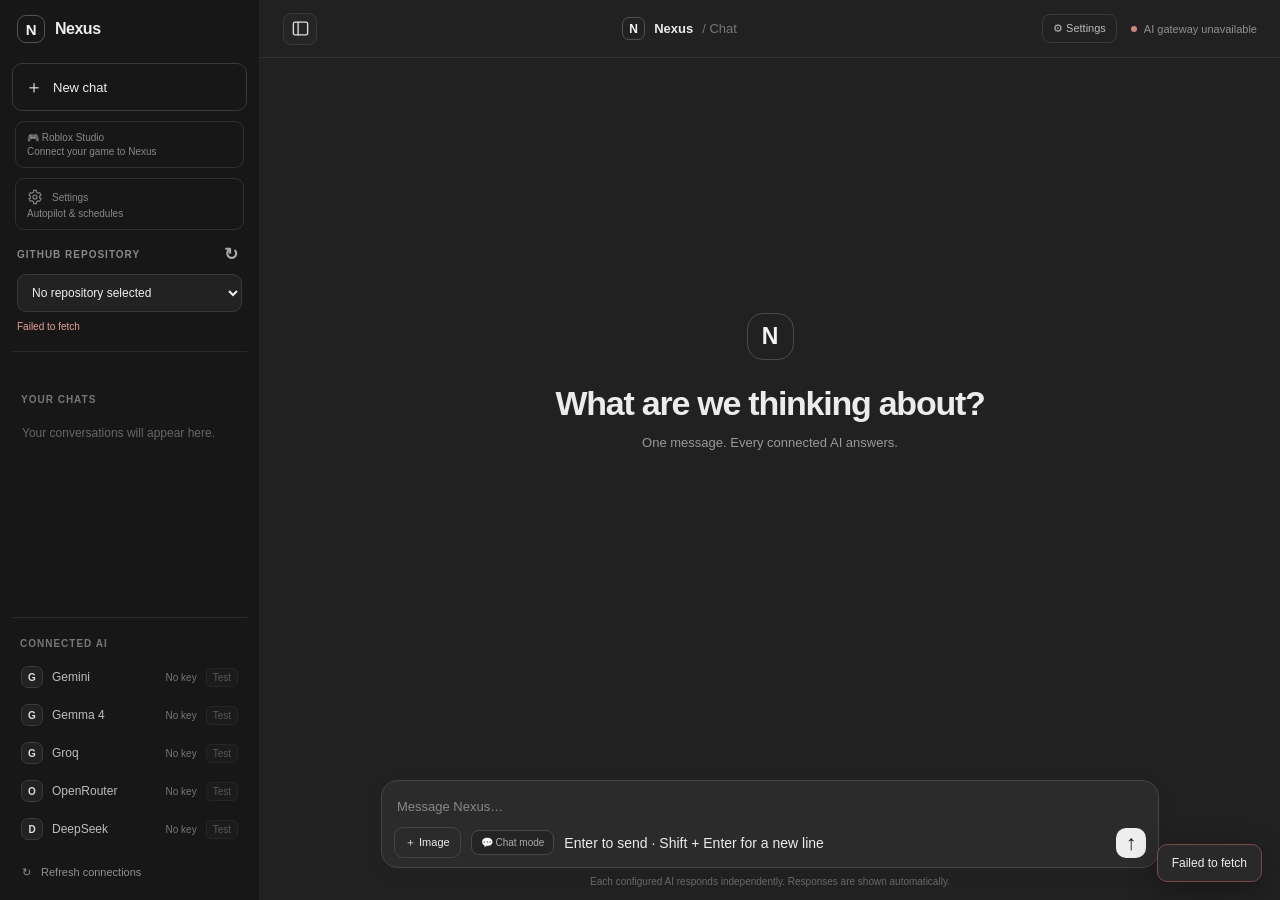
<file: index.html>
<!doctype html>
<html lang="en">
<head>
  <meta charset="utf-8">
  <meta name="viewport" content="width=device-width, initial-scale=1">
  <meta http-equiv="refresh" content="0; url=./frontend/">
  <link rel="canonical" href="./frontend/">
  <title>Nexus — Multi-AI Command Center</title>
  <script>window.location.replace(new URL("./frontend/", window.location.href).href);</script>
</head>
<body>
  <p>Opening Nexus… <a href="./frontend/">Click here if you are not redirected.</a></p>
</body>
</html>
</file>
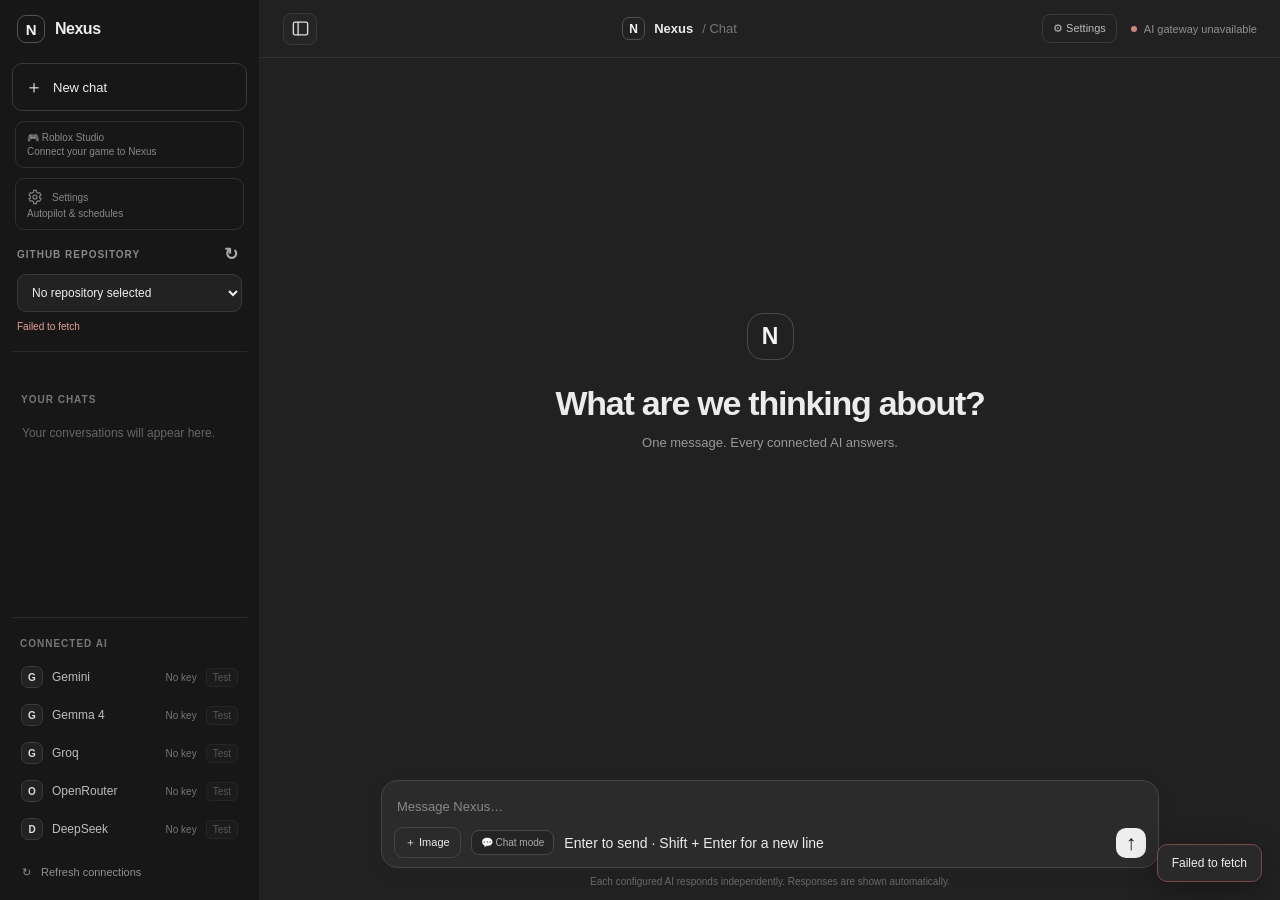
<file: frontend/index.html>
<!doctype html>
<html lang="en">
<head>
  <meta charset="utf-8">
  <meta name="viewport" content="width=device-width, initial-scale=1">
  <meta name="theme-color" content="#212121">
  <meta name="description" content="A simple chat workspace for multiple AI models.">
  <title>Nexus — AI chat</title>
  <link rel="stylesheet" href="./styles.css">
</head>
<body>
  <div class="app" id="app">
    <aside class="sidebar" id="sidebar">
      <div class="side-top">
        <a class="brand" href="#" aria-label="Nexus home"><span class="brand-icon">N</span><span>Nexus</span></a>
        <button class="icon-btn mobile-close" id="closeSidebar" aria-label="Close sidebar">×</button>
      </div>
      <button class="new-chat" id="newChat"><span>＋</span> New chat</button>
      <a class="settings-link" href="./roblox.html"><span class="settings-link-main">🎮 Roblox Studio</span><span>Connect your game to Nexus</span></a>
      <a class="settings-link" href="./settings.html"><span class="settings-link-main"><svg class="ui-icon" width="16" height="16" viewBox="0 0 24 24" fill="none" stroke="currentColor" stroke-width="1.7" aria-hidden="true"><circle cx="12" cy="12" r="3"/><path d="M19 13.5a7 7 0 0 0 0-3l2-1.5-2-3.5-2.3.8a7 7 0 0 0-2.5-1.4L14 2h-4l-.3 2.9a7 7 0 0 0-2.5 1.4L5 5.5 3 9l2 1.5a7 7 0 0 0 0 3L3 15l2 3.5 2.2-.8a7 7 0 0 0 2.5 1.4L10 22h4l.3-2.9a7 7 0 0 0 2.5-1.4l2.2.8 2-3.5z"/></svg>Settings</span><span>Autopilot &amp; schedules</span></a>
      <section class="repo-picker">
        <div class="repo-picker-heading"><span>GITHUB REPOSITORY</span><button class="repo-refresh" id="refreshRepos" type="button" title="Refresh repositories" aria-label="Refresh repositories">↻</button></div>
        <select id="repoSelect" aria-label="Choose a GitHub repository"><option value="">No repository selected</option></select>
        <div id="repoHint" class="repo-hint">Choose a repo to let AIs inspect its code.</div>
      </section>
      <div class="side-section-title">YOUR CHATS</div>
      <div class="chat-history" id="chatHistory"></div>
      <div class="side-bottom">
        <div class="ai-summary-title">CONNECTED AI</div>
        <div id="sidebarProviders" class="sidebar-providers"></div>
        <button class="side-link" id="refreshStatus"><span>↻</span> Refresh connections</button>
      </div>
    </aside>
    <main class="main">
      <header class="topbar">
        <button class="icon-btn menu-btn" id="openSidebar" aria-label="Toggle sidebar" aria-expanded="true"><svg class="ui-icon" width="19" height="19" viewBox="0 0 24 24" fill="none" stroke="currentColor" stroke-width="1.7" stroke-linecap="round" stroke-linejoin="round" aria-hidden="true"><rect x="3" y="4" width="18" height="16" rx="2"/><path d="M9 4v16"/></svg></button>
        <div class="topbar-title"><span class="brand-icon mini">N</span><span>Nexus</span><span class="topbar-subtitle">/ Chat</span></div>
        <div class="topbar-right"><a class="topbar-settings" href="./settings.html" aria-label="Settings">⚙ Settings</a><span class="connection-label"><i id="connectionDot"></i><span id="connectionText">Checking AIs…</span></span></div>
      </header>
      <div class="chat-scroll" id="chatScroll">
        <section class="welcome" id="welcome">
          <div class="welcome-mark">N</div>
          <h1>What are we thinking about?</h1>
          <p>One message. Every connected AI answers.</p>
          <div class="welcome-providers" id="welcomeProviders"></div>
        </section>
        <div class="messages" id="messages" aria-live="polite"></div>
      </div>
      <div class="composer-wrap">
        <form class="composer" id="chatForm">
          <textarea id="chatInput" rows="1" maxlength="12000" placeholder="Message Nexus…" aria-label="Message Nexus"></textarea>
          <div id="imageAttachments" class="image-attachments" hidden></div>
          <input id="imageInput" type="file" accept="image/png,image/jpeg,image/webp,image/gif" multiple hidden>
          <div class="composer-bottom">
            <div class="composer-actions">
              <button type="button" id="attachImages" class="attach-images" aria-label="Attach images" title="Attach images">＋ Image</button>
              <button type="button" id="modeToggle" class="mode-toggle" aria-pressed="false">💬 Chat mode</button>
              <div class="build-controls" id="buildControls" hidden>
                <label>MODE <select id="executionMode"><option value="autopilot">Autopilot</option><option value="pull_request">Pull Request</option><option value="automatic">Automatic</option></select></label>
                <label>EFFORT <select id="effortLevel"><option value="low">Low</option><option value="medium" selected>Medium</option><option value="high">High</option></select></label>
              </div>
              <span id="composerHint">Enter to send · Shift + Enter for a new line</span>
            </div>
            <button class="send-btn" type="submit" id="sendButton" aria-label="Send message">↑</button>
          </div>
        </form>
        <p class="disclaimer">Each configured AI responds independently. Responses are shown automatically.</p>
      </div>
    </main>
  </div>
  <div class="mobile-scrim" id="mobileScrim"></div>
  <div class="toast-region" id="toastRegion" aria-live="polite"></div>
  <script src="./app.js"></script>
</body>
</html>
</file>
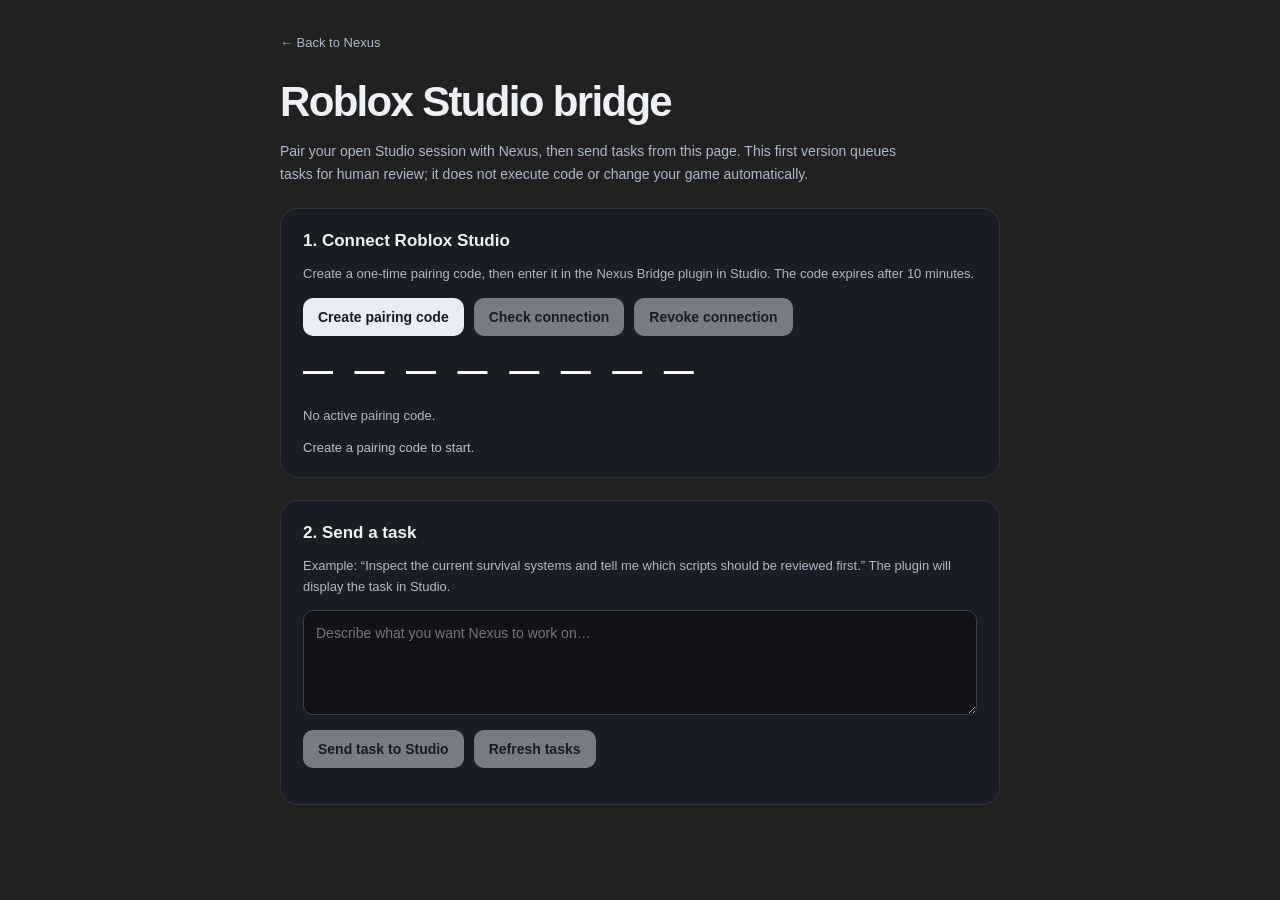
<file: frontend/roblox.html>
<!doctype html>
<html lang="en">
<head>
  <meta charset="utf-8">
  <meta name="viewport" content="width=device-width, initial-scale=1">
  <meta name="theme-color" content="#121419">
  <meta name="description" content="Pair Nexus with Roblox Studio and send tasks to your open project.">
  <title>Nexus — Roblox Studio</title>
  <link rel="stylesheet" href="./styles.css">
  <style>
    .studio-page{max-width:760px;margin:0 auto;padding:34px 20px 64px;color:#eef1f5}
    .studio-back{color:#aeb9ca;text-decoration:none;font-size:13px}
    .studio-page h1{font-size:clamp(28px,5vw,42px);letter-spacing:-.04em;margin:28px 0 8px}
    .studio-lead{color:#aeb9ca;line-height:1.65;max-width:620px}
    .studio-card{margin-top:22px;padding:22px;border:1px solid #303540;border-radius:18px;background:#1a1d24}
    .studio-card h2{font-size:17px;margin:0 0 10px}
    .studio-muted{color:#aeb9ca;font-size:13px;line-height:1.6}
    .studio-button{border:0;border-radius:10px;padding:11px 15px;background:#e9edf4;color:#171a20;font-weight:700;cursor:pointer}
    .studio-button:disabled{opacity:.45;cursor:not-allowed}
    .studio-code{font-size:30px;font-weight:750;letter-spacing:.22em;margin:18px 0;color:#fff;font-variant-numeric:tabular-nums}
    .studio-input{box-sizing:border-box;width:100%;border:1px solid #3a404d;background:#111319;color:#f5f6f8;border-radius:10px;padding:12px;font:inherit}
    .studio-task{min-height:105px;resize:vertical;line-height:1.5}
    .studio-status{margin-top:12px;font-size:13px;color:#b7c2d2;overflow-wrap:anywhere}
    .studio-status.error{color:#ff9b9b}.studio-status.good{color:#9fe1b2}
    .studio-tasks{display:grid;gap:10px;margin-top:14px}
    .studio-task-item{padding:13px;border:1px solid #353b47;border-radius:12px;background:#14171d}
    .studio-task-item strong{font-size:12px;text-transform:uppercase;letter-spacing:.06em;color:#aeb9ca}
    .studio-task-item p{white-space:pre-wrap;overflow-wrap:anywhere;margin:8px 0 0;line-height:1.5}
    .studio-row{display:flex;align-items:center;gap:10px;flex-wrap:wrap}
    @media(max-width:520px){.studio-page{padding:22px 14px}.studio-card{padding:17px}.studio-code{font-size:25px}}
  </style>
</head>
<body>
  <main class="studio-page">
    <a class="studio-back" href="./index.html">← Back to Nexus</a>
    <h1>Roblox Studio bridge</h1>
    <p class="studio-lead">Pair your open Studio session with Nexus, then send tasks from this page. This first version queues tasks for human review; it does not execute code or change your game automatically.</p>
    <section class="studio-card">
      <h2>1. Connect Roblox Studio</h2>
      <p class="studio-muted">Create a one-time pairing code, then enter it in the Nexus Bridge plugin in Studio. The code expires after 10 minutes.</p>
      <div class="studio-row"><button class="studio-button" id="createPair">Create pairing code</button><button class="studio-button" id="checkPair" disabled>Check connection</button><button class="studio-button" id="disconnectStudio" disabled>Revoke connection</button></div>
      <div class="studio-code" id="pairCode" aria-live="polite">— — — — — — — —</div>
      <p class="studio-muted" id="pairExpiry">No active pairing code.</p>
      <div class="studio-status" id="studioStatus" role="status">Not connected yet.</div>
    </section>
    <section class="studio-card">
      <h2>2. Send a task</h2>
      <p class="studio-muted">Example: “Inspect the current survival systems and tell me which scripts should be reviewed first.” The plugin will display the task in Studio.</p>
      <textarea class="studio-input studio-task" id="taskInput" maxlength="3000" placeholder="Describe what you want Nexus to work on…" disabled></textarea>
      <div class="studio-row" style="margin-top:12px"><button class="studio-button" id="sendTask" disabled>Send task to Studio</button><button class="studio-button" id="refreshTasks" disabled>Refresh tasks</button></div>
      <div class="studio-tasks" id="taskList"></div>
    </section>
  </main>
  <script src="./roblox.js"></script>
</body>
</html>
</file>
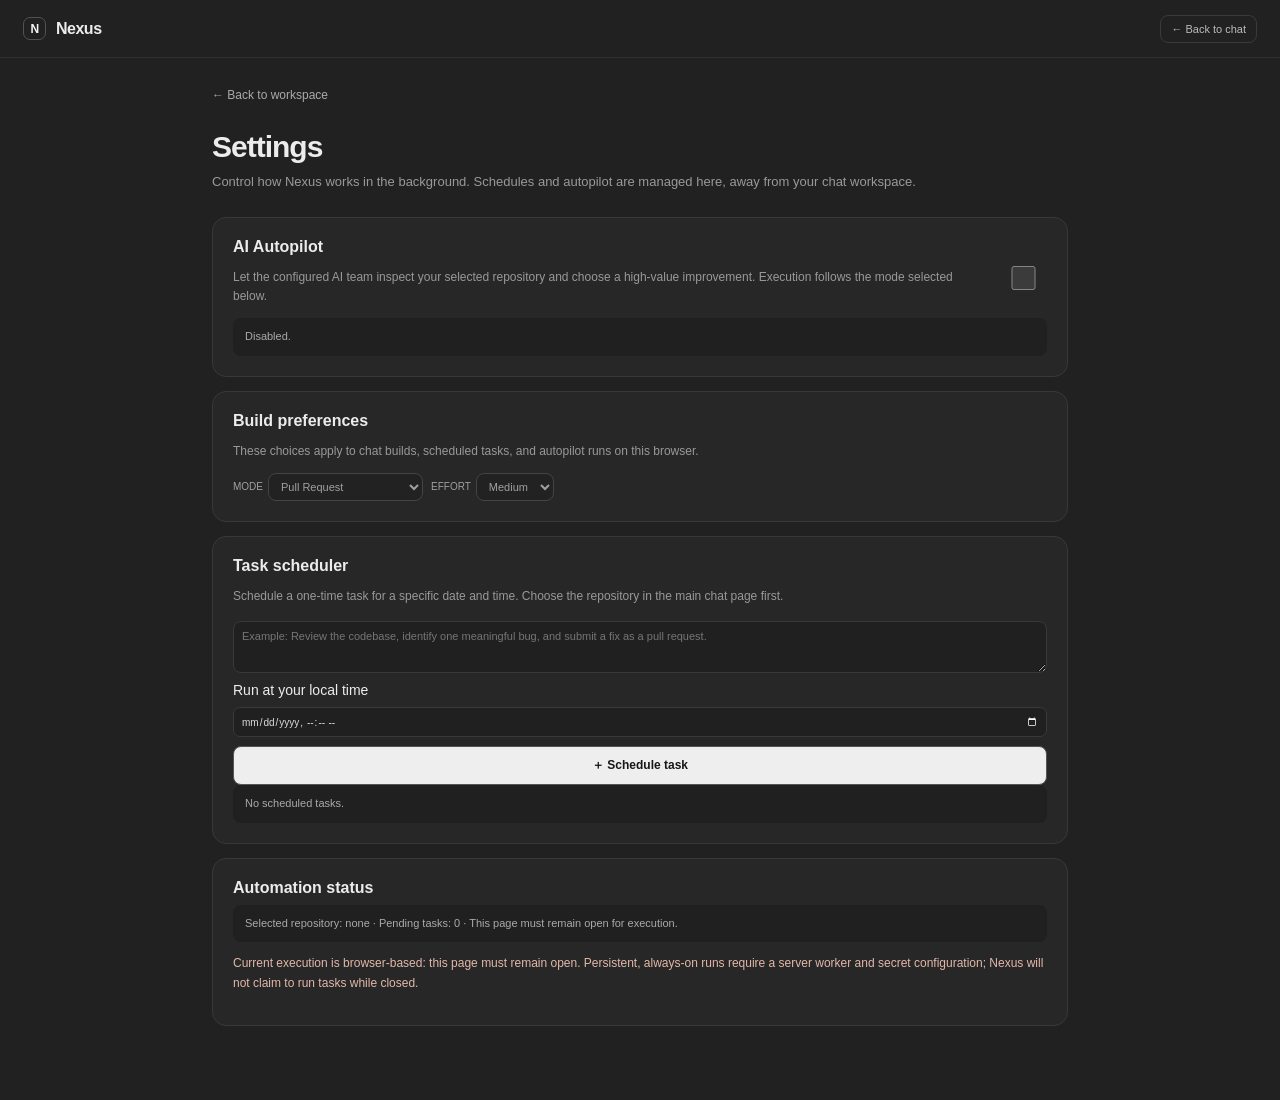
<file: frontend/settings.html>
<!doctype html>
<html lang="en"><head><meta charset="utf-8"><meta name="viewport" content="width=device-width, initial-scale=1"><meta name="theme-color" content="#212121"><title>Nexus — Settings</title><link rel="stylesheet" href="./styles.css"></head>
<body><div class="settings-page"><header class="topbar"><a class="brand" href="./index.html"><span class="brand-icon mini">N</span><span>Nexus</span></a><a class="topbar-settings" href="./index.html">← Back to chat</a></header>
<main class="settings-main"><a class="settings-back" href="./index.html">← Back to workspace</a><h1 class="settings-title">Settings</h1><p class="settings-intro">Control how Nexus works in the background. Schedules and autopilot are managed here, away from your chat workspace.</p>
<section class="settings-card"><div class="settings-row"><div><h2>AI Autopilot</h2><p>Let the configured AI team inspect your selected repository and choose a high-value improvement. Execution follows the mode selected below.</p></div><input class="settings-switch" id="autopilotToggle" type="checkbox" aria-label="Enable AI Autopilot"></div><div id="autopilotStatus" class="settings-status"></div></section><section class="settings-card"><h2>Build preferences</h2><p>These choices apply to chat builds, scheduled tasks, and autopilot runs on this browser.</p><div class="build-controls settings-build-controls"><label>MODE <select id="executionMode"><option value="autopilot">Autopilot</option><option value="pull_request">Pull Request</option><option value="automatic">Automatic · direct commit</option></select></label><label>EFFORT <select id="effortLevel"><option value="low">Low</option><option value="medium">Medium</option><option value="high">High</option></select></label></div></section>
<section class="settings-card"><h2>Task scheduler</h2><p>Schedule a one-time task for a specific date and time. Choose the repository in the main chat page first.</p><form class="settings-form" id="scheduleForm"><textarea id="schedulePrompt" maxlength="1200" required placeholder="Example: Review the codebase, identify one meaningful bug, and submit a fix as a pull request."></textarea><label for="scheduleTime">Run at your local time</label><input id="scheduleTime" type="datetime-local" required><button class="settings-action" type="submit">＋ Schedule task</button></form><div id="scheduleList"></div></section>
<section class="settings-card"><h2>Automation status</h2><div id="runtimeStatus" class="settings-status"></div><p class="settings-warning">Current execution is browser-based: this page must remain open. Persistent, always-on runs require a server worker and secret configuration; Nexus will not claim to run tasks while closed.</p></section></main></div><div class="toast-region" id="toastRegion" aria-live="polite"></div><script src="./settings.js"></script></body></html>
</file>
<file: frontend/styles.css>
:root{color-scheme:dark;--bg:#212121;--sidebar:#171717;--panel:#2a2a2a;--line:#343434;--text:#ececec;--muted:#a0a0a0;--soft:#6f6f6f;--green:#b9e6a1;font-family:Inter,-apple-system,BlinkMacSystemFont,"Segoe UI",sans-serif}*{box-sizing:border-box}html,body{margin:0;min-height:100%;height:100%;background:var(--bg);color:var(--text)}body{font-size:14px}button,textarea{font:inherit}button{cursor:pointer}button:focus-visible,textarea:focus-visible{outline:2px solid #aaa;outline-offset:3px}.app{height:100dvh;min-height:480px;display:flex;overflow:hidden}.sidebar{width:260px;flex:0 0 260px;background:var(--sidebar);display:flex;flex-direction:column;padding:15px 12px 12px;border-right:1px solid #242424}.side-top{display:flex;align-items:center;justify-content:space-between;padding:0 5px 20px}.brand{display:flex;align-items:center;gap:10px;color:var(--text);font-size:16px;font-weight:650;letter-spacing:-.5px;text-decoration:none}.brand-icon{display:grid;place-items:center;width:28px;height:28px;border:1px solid #525252;border-radius:9px;font-size:15px;font-weight:700;color:#f4f4f4}.brand-icon.mini{width:23px;height:23px;border-radius:7px;font-size:12px}.new-chat{width:100%;display:flex;align-items:center;gap:10px;padding:11px 12px;border:1px solid #3a3a3a;border-radius:10px;background:transparent;color:#eee;text-align:left;font-size:13px;transition:background .15s}.new-chat:hover,.side-link:hover,.history-item:hover{background:#262626}.new-chat span{font-size:18px;color:#ddd}.side-section-title,.ai-summary-title{margin:27px 9px 10px;color:#777;font-size:10px;font-weight:650;letter-spacing:1px}.chat-history{display:flex;flex-direction:column;gap:3px;overflow:auto;min-height:40px}.history-item{display:flex;align-items:center;gap:8px;padding:9px 10px;border:0;border-radius:8px;background:transparent;color:#bdbdbd;text-align:left;font-size:12px;cursor:pointer}.history-item.active{background:#2c2c2c;color:#f2f2f2}.history-item span{overflow:hidden;text-overflow:ellipsis;white-space:nowrap}.history-item .history-icon{color:#777;font-size:14px;flex:0 0 auto}.history-empty{padding:9px 10px;color:#666;font-size:12px;line-height:1.6}.side-bottom{margin-top:auto;padding-top:12px;border-top:1px solid #2b2b2b}.ai-summary-title{margin:8px 8px 10px}.sidebar-providers{display:grid;gap:2px}.provider-mini{display:flex;align-items:center;gap:9px;padding:7px 9px;color:#bdbdbd;font-size:12px}.provider-letter{width:22px;height:22px;display:grid;place-items:center;border:1px solid #3b3b3b;border-radius:7px;background:#222;font-size:10px;font-weight:650;color:#ddd}.provider-mini .provider-name{flex:1}.provider-mini .provider-state{font-size:10px;color:#777}.provider-state.online{color:#b9e6a1}.provider-state.failed{color:#e69b91}.side-link{width:100%;margin-top:10px;padding:9px 10px;border:0;border-radius:8px;background:transparent;color:#8f8f8f;text-align:left;font-size:11px}.side-link span{margin-right:7px}.main{position:relative;display:flex;flex:1;min-width:0;flex-direction:column;height:100%;background:var(--bg)}.topbar{height:58px;flex:0 0 58px;display:flex;align-items:center;justify-content:space-between;padding:0 23px;border-bottom:1px solid #303030}.topbar-title{display:flex;align-items:center;gap:9px;font-size:13px;font-weight:600}.topbar-subtitle{color:#777;font-weight:400}.topbar-right{display:flex;align-items:center;gap:14px}.connection-label{display:flex;align-items:center;gap:7px;color:#909090;font-size:11px}.connection-label i{width:6px;height:6px;border-radius:50%;background:#777}.connection-label i.online{background:#9cc98b}.connection-label i.offline{background:#cc847b}.icon-btn{display:none;width:32px;height:32px;border:0;border-radius:8px;background:transparent;color:#ddd;font-size:18px}.chat-scroll{flex:1;min-height:0;overflow-y:auto;scroll-behavior:smooth}.welcome{min-height:100%;display:flex;flex-direction:column;align-items:center;justify-content:center;padding:40px 20px 80px;text-align:center}.welcome-mark{display:grid;place-items:center;width:47px;height:47px;border:1px solid #4a4a4a;border-radius:16px;color:#f4f4f4;font-size:23px;font-weight:650;margin-bottom:24px}.welcome h1{margin:0;font-size:clamp(25px,3vw,34px);font-weight:600;letter-spacing:-1.25px}.welcome p{margin:12px 0 23px;color:#999;font-size:13px}.welcome-providers{display:flex;align-items:center;justify-content:center;gap:8px;flex-wrap:wrap}.ai-pill{display:flex;align-items:center;gap:7px;padding:7px 10px;border:1px solid #3a3a3a;border-radius:9px;background:#262626;color:#c9c9c9;font-size:11px}.ai-pill .provider-letter{width:19px;height:19px;font-size:9px}.ai-pill .pill-dot{width:6px;height:6px;border-radius:50%;background:#666}.ai-pill .pill-dot.online{background:#9cc98b}.messages{width:100%;max-width:830px;margin:0 auto;padding:0 26px 30px}.message{display:flex;gap:13px;margin:27px 0 32px;animation:rise .22s ease both}.message.user{margin:24px 0 27px;justify-content:flex-end}.message-avatar{width:29px;height:29px;flex:0 0 29px;display:grid;place-items:center;border:1px solid #444;border-radius:9px;color:#ddd;font-size:11px;font-weight:650}.message.user .message-avatar{display:none}.message-content{min-width:0;max-width:100%;flex:1}.message.user .message-content{flex:initial;max-width:min(82%,620px);padding:11px 15px;border:1px solid #414141;border-radius:18px;background:#303030;color:#f1f1f1;white-space:pre-wrap;overflow-wrap:anywhere}.message-label{display:flex;align-items:center;gap:8px;margin:1px 0 8px;color:#f0f0f0;font-size:12px;font-weight:650}.message-model{color:#737373;font-size:10px;font-weight:400}.message-text{color:#dedede;font-size:13px;line-height:1.8;white-space:pre-wrap;overflow-wrap:anywhere}.message-text p{margin:0 0 10px}.message-text p:last-child{margin-bottom:0}.message-text code{padding:2px 5px;border-radius:4px;background:#343434;font-family:ui-monospace,monospace;font-size:.92em}.message-text pre{overflow:auto;padding:12px;border:1px solid #3a3a3a;border-radius:9px;background:#171717}.message.error .message-text{color:#dfa39d}.response-stack{padding-left:42px}.response-divider{height:1px;background:#303030;margin:25px 0}.response-count{padding-left:42px;color:#777;font-size:10px;letter-spacing:.4px}.loading-dots{display:flex;align-items:center;gap:5px;height:20px}.loading-dots i{width:5px;height:5px;border-radius:50%;background:#aaa;animation:pulse 1s infinite ease-in-out}.loading-dots i:nth-child(2){animation-delay:.15s}.loading-dots i:nth-child(3){animation-delay:.3s}.composer-wrap{width:100%;max-width:830px;margin:0 auto;padding:12px 26px 13px}.composer{border:1px solid #454545;border-radius:17px;background:#2b2b2b;padding:12px 12px 9px;box-shadow:0 5px 25px #0000000a;transition:border-color .15s}.composer:focus-within{border-color:#666}.composer textarea{display:block;width:100%;max-height:220px;min-height:34px;resize:none;border:0;outline:0;background:transparent;color:#f0f0f0;font-size:13px;line-height:1.65;padding:3px 3px 9px}.composer textarea::placeholder{color:#888}.composer-bottom{display:flex;align-items:center;justify-content:space-between;gap:10px}.composer-bottom>span{color:#777;font-size:10px}.send-btn{display:grid;place-items:center;width:30px;height:30px;border:0;border-radius:10px;background:#eee;color:#171717;font-size:21px;font-weight:500;transition:background .15s,transform .15s}.send-btn:hover{background:#fff;transform:translateY(-1px)}.send-btn:disabled{opacity:.35;cursor:wait}.disclaimer{margin:8px 0 0;text-align:center;color:#696969;font-size:10px}.toast-region{position:fixed;right:18px;bottom:18px;display:grid;gap:8px;z-index:10}.toast{max-width:min(390px,calc(100vw - 36px));padding:11px 14px;border:1px solid #484848;border-radius:10px;background:#292929;color:#eee;font-size:12px;box-shadow:0 8px 30px #0005;animation:rise .18s ease}.toast.error{border-color:#764c48}.mobile-scrim{display:none}@keyframes rise{from{opacity:0;transform:translateY(5px)}to{opacity:1;transform:translateY(0)}}@keyframes pulse{0%,70%,100%{opacity:.25;transform:translateY(0)}35%{opacity:1;transform:translateY(-3px)}}@media(max-width:700px){.sidebar{position:fixed;z-index:21;inset:0 auto 0 0;width:min(290px,86vw);transform:translateX(-102%);transition:transform .22s ease;box-shadow:none}.sidebar.open{transform:translateX(0);box-shadow:15px 0 45px #0005}.mobile-close,.menu-btn{display:grid;place-items:center}.mobile-scrim.show{display:block;position:fixed;inset:0;z-index:20;background:#0008}.topbar{height:52px;flex-basis:52px;padding:0 13px;gap:10px}.topbar-title{margin-right:auto}.topbar-right{gap:5px}.connection-label{font-size:10px}.welcome{padding:35px 18px 60px}.welcome h1{max-width:360px;font-size:27px}.welcome p{font-size:12px}.messages{padding:0 15px 22px}.message{gap:9px;margin:22px 0 27px}.message-avatar{width:27px;height:27px;flex-basis:27px}.message-text{font-size:12.5px;line-height:1.75}.message.user .message-content{max-width:88%;padding:10px 13px}.response-stack,.response-count{padding-left:36px}.composer-wrap{padding:8px 10px max(10px,env(safe-area-inset-bottom))}.composer{padding:10px 10px 8px;border-radius:15px}.composer textarea{font-size:13px}.composer-bottom>span{font-size:9px}.disclaimer{font-size:9px}.toast-region{right:10px;bottom:10px}.brand{font-size:15px}}@media(prefers-reduced-motion:reduce){*,*::before,*::after{animation-duration:.01ms!important;transition-duration:.01ms!important;scroll-behavior:auto!important}}
/* GitHub repository picker */
.repo-picker{padding:14px 5px 17px;border-bottom:1px solid #292929;margin-bottom:15px}
.repo-picker-heading{display:flex;align-items:center;justify-content:space-between;margin-bottom:9px;color:#888;font-size:10px;font-weight:700;letter-spacing:1px}
.repo-refresh{border:0;background:transparent;color:#aaa;font-size:17px;padding:0 4px;cursor:pointer}
.repo-refresh:hover{color:#fff}
#repoSelect{display:block;width:100%;min-width:0;border:1px solid #383838;border-radius:9px;padding:10px 30px 10px 10px;background:#222;color:#eee;font:inherit;font-size:12px;outline:none}
#repoSelect:focus{border-color:#777}
.repo-hint{font-size:10px;line-height:1.5;color:#777;margin-top:7px}
.repo-hint.error{color:#e6a29a}
.repo-hint.selected{color:#b9e6a1}

/* Repository build mode */
.composer-actions{display:flex;align-items:center;gap:10px;min-width:0}
.mode-toggle{flex:0 0 auto;border:1px solid #484848;border-radius:8px;background:#242424;color:#aaa;padding:6px 9px;font-size:10px;transition:background .16s,border-color .16s,color .16s}
.mode-toggle:hover{color:#fff;border-color:#666}
.mode-toggle.active{background:#d7e7ce;color:#1d2819;border-color:#d7e7ce}
@media(max-width:700px){.composer-actions{gap:7px}.mode-toggle{padding:7px 8px;font-size:10px}.composer-bottom>span{line-height:1.4}}

/* Nexus Build mode and generated file artifacts */
.composer-actions{display:flex;align-items:center;gap:10px;min-width:0}
.mode-toggle{flex:0 0 auto;border:1px solid #484848;border-radius:8px;background:#242424;color:#aaa;padding:6px 9px;font-size:10px;transition:background .16s,border-color .16s,color .16s}
.mode-toggle:hover{color:#fff;border-color:#666}
.mode-toggle.active{background:#d7e7ce;color:#1d2819;border-color:#d7e7ce}
.build-artifacts{display:grid;gap:12px;margin-top:14px}
.build-file{border:1px solid #3b3b3b;border-radius:10px;overflow:hidden;background:#1d1d1d}
.build-file-head{display:flex;align-items:center;justify-content:space-between;gap:12px;padding:10px 12px;background:#262626;border-bottom:1px solid #383838}
.build-file-head strong{display:block;overflow-wrap:anywhere;font:600 11px ui-monospace,monospace;color:#eee}
.build-file-head small{display:block;margin-top:4px;color:#888;font-size:10px}
.build-file-actions{display:flex;gap:6px;flex:0 0 auto}
.build-file-actions button{border:1px solid #494949;border-radius:6px;background:#303030;color:#ddd;padding:6px 8px;font-size:10px}
.build-file-actions button:hover{background:#414141;color:white}
.build-file pre{max-height:340px;overflow:auto;margin:0;padding:12px;background:#181818;color:#d8d8d8;font:11px/1.65 ui-monospace,SFMono-Regular,Consolas,monospace;white-space:pre}
.build-file code{font:inherit}
@media(max-width:700px){.composer-actions{gap:7px}.mode-toggle{padding:7px 8px;font-size:10px}.composer-bottom>span{line-height:1.4}.build-file-head{align-items:flex-start;flex-direction:column}.build-file-actions{width:100%}.build-file-actions button{flex:1}}

.team-discussion{margin-top:12px;border:1px solid var(--border,#343434);border-radius:10px;overflow:hidden;background:rgba(128,128,128,.045)}
.team-discussion summary{cursor:pointer;padding:11px 13px;font-size:12px;font-weight:600;color:var(--text,#ddd);user-select:none}
.team-discussion summary:hover{background:rgba(128,128,128,.08)}
.team-discussion-body{padding:0 10px 10px;display:grid;gap:8px}
.team-message{padding:10px 11px;border:1px solid var(--border,#343434);border-radius:8px;background:rgba(128,128,128,.04);overflow-wrap:anywhere}
.team-message-head{display:flex;align-items:center;justify-content:space-between;gap:8px;margin-bottom:7px}
.team-message-head strong{font-size:11px;color:var(--accent,#a7c7ff);text-transform:uppercase;letter-spacing:.06em}
.team-message-head span{font-size:10px;color:var(--muted,#888)}
.team-message .message-text p,.team-message p{font-size:12px;line-height:1.6;margin:0 0 8px}
.team-message pre{max-width:100%;overflow:auto}

.history-row{display:flex;align-items:center;gap:3px;padding-right:5px}.history-row .history-item{flex:1;min-width:0}.history-title{overflow:hidden;text-overflow:ellipsis;white-space:nowrap}.delete-chat{flex:0 0 27px;width:27px;height:30px;border:0;border-radius:7px;background:transparent;color:#858585;font-size:19px;opacity:.7;cursor:pointer}.delete-chat:hover,.delete-chat:focus-visible{background:#432b2b;color:#ffaaa2;opacity:1}
.autopilot-panel{padding:12px 8px 15px;margin:0 0 14px;border:1px solid #343434;border-radius:11px;background:rgba(255,255,255,.025)}.autopilot-heading{display:flex;align-items:center;justify-content:space-between;color:#aaa;font-size:10px;font-weight:750;letter-spacing:.9px}#autopilotState{margin:7px 0 12px;color:#929292;font-size:10px;line-height:1.5}.switch{position:relative;display:inline-flex;width:35px;height:20px;cursor:pointer}.switch input{opacity:0;width:0;height:0}.switch span{position:absolute;inset:0;border-radius:20px;background:#484848;transition:background .2s}.switch span:before{content:"";position:absolute;width:14px;height:14px;left:3px;top:3px;border-radius:50%;background:#eee;transition:transform .2s}.switch input:checked+span{background:#9fc58e}.switch input:checked+span:before{transform:translateX(15px);background:#172014}.schedule-label{display:block;margin:8px 0 6px;color:#aaa;font-size:10px}#schedulePrompt{display:block;width:100%;resize:vertical;min-height:52px;padding:8px;border:1px solid #393939;border-radius:8px;background:#202020;color:#eee;font:inherit;font-size:11px}.schedule-controls{display:grid;grid-template-columns:minmax(0,1fr) auto;gap:6px;margin-top:7px}#scheduleTime{width:100%;min-width:0;padding:7px;border:1px solid #393939;border-radius:7px;background:#202020;color:#ddd;font-size:10px}.schedule-controls button{padding:7px 9px;border:1px solid #4a4a4a;border-radius:7px;background:#303030;color:#eee;font-size:10px;cursor:pointer}.schedule-list{display:grid;gap:6px;margin-top:8px}.schedule-item{padding:8px;border:1px solid #363636;border-radius:7px;background:#202020}.schedule-item strong{display:block;font-size:10px;color:#ddd;overflow-wrap:anywhere}.schedule-item small,.schedule-note{display:block;margin-top:4px;font-size:9px;color:#999;line-height:1.45}.schedule-item button{margin-top:6px;border:0;background:transparent;color:#e7a5a0;font-size:10px;cursor:pointer;padding:0}.schedule-note{color:#777}@media(max-width:700px){.autopilot-panel{margin-top:4px}.schedule-controls{grid-template-columns:minmax(0,1fr)}}


.settings-link{display:flex;flex-direction:column;gap:3px;margin:10px 3px 0;padding:10px 11px;border:1px solid #303030;border-radius:9px;color:#e5e5e5;text-decoration:none;font-size:12px}.settings-link span{font-size:10px;color:#888}.settings-link:hover,.topbar-settings:hover{background:#2a2a2a;border-color:#484848}.topbar-settings{display:inline-flex;align-items:center;padding:7px 10px;border:1px solid #3a3a3a;border-radius:8px;color:#bbb;text-decoration:none;font-size:11px}
.settings-page{min-height:100%;height:auto;overflow:auto}.settings-main{width:min(900px,100%);margin:0 auto;padding:28px 22px 60px}.settings-back{color:#aaa;text-decoration:none;font-size:12px}.settings-title{margin:28px 0 8px;font-size:30px;letter-spacing:-1px}.settings-intro{margin:0 0 24px;color:#999;line-height:1.6;font-size:13px}.settings-card{margin:14px 0;padding:20px;border:1px solid #383838;border-radius:14px;background:#272727}.settings-card h2{margin:0 0 8px;font-size:16px}.settings-card p{color:#999;font-size:12px;line-height:1.6}.settings-row{display:flex;align-items:center;justify-content:space-between;gap:18px}.settings-card textarea,.settings-card input[type=datetime-local],.settings-card input[type=text]{width:100%;padding:11px;border:1px solid #444;border-radius:8px;background:#1f1f1f;color:#eee;font:inherit;font-size:12px}.settings-card textarea{resize:vertical;min-height:90px}.settings-action{padding:10px 13px;border:1px solid #555;border-radius:8px;background:#eee;color:#171717;font-size:12px;font-weight:600}.settings-action.secondary{background:#303030;color:#eee}.settings-switch{width:42px;height:24px;accent-color:#b9e6a1}.settings-form{display:grid;gap:9px;margin-top:15px}.settings-schedule{display:grid;grid-template-columns:1fr auto;gap:10px;align-items:center;padding:12px 0;border-top:1px solid #383838}.settings-schedule strong{display:block;font-size:12px;overflow-wrap:anywhere}.settings-schedule small{display:block;margin-top:5px;color:#999;font-size:10px}.settings-status{padding:10px 12px;border-radius:8px;background:#202020;color:#aaa;font-size:11px;line-height:1.6}.settings-warning{color:#e3b8a9!important}@media(max-width:700px){.topbar-settings{font-size:10px;padding:7px}.settings-main{padding:20px 14px 40px}.settings-title{font-size:26px}.settings-card{padding:15px}.settings-row{align-items:flex-start}.settings-schedule{grid-template-columns:1fr}.settings-action{width:100%}}

.build-controls{display:flex;align-items:center;gap:8px;flex-wrap:wrap}.build-controls[hidden]{display:none}.build-controls label{display:flex;align-items:center;gap:5px;color:var(--muted,#888);font-size:10px}.build-controls select{max-width:155px;min-width:0;padding:6px 8px;border:1px solid var(--border,#444);border-radius:8px;background:var(--surface,#222);color:inherit;font:inherit;font-size:11px}.build-controls select:focus-visible{outline:2px solid currentColor;outline-offset:2px}@media(max-width:700px){.build-controls{width:100%}.build-controls label{flex:1;min-width:0}.build-controls select{flex:1;max-width:none}}

/* Image attachments in chat */
.attach-images{border:1px solid var(--border,#444);border-radius:9px;background:transparent;color:var(--text,#ddd);padding:7px 10px;font:inherit;font-size:11px;cursor:pointer;white-space:nowrap}.attach-images:hover{background:rgba(128,128,128,.12)}.image-attachments{display:flex;gap:9px;flex-wrap:wrap;padding:0 0 10px}.image-attachments[hidden]{display:none}.image-attachment{position:relative;width:68px;height:68px}.image-attachment img{width:100%;height:100%;object-fit:cover;border:1px solid var(--border,#444);border-radius:9px}.image-attachment button{position:absolute;right:-6px;top:-6px;width:22px;height:22px;border:1px solid #555;border-radius:50%;background:#242424;color:white;cursor:pointer}.message-images{display:flex;gap:8px;flex-wrap:wrap;margin-top:8px}.message-images img{max-width:min(260px,100%);max-height:240px;object-fit:contain;border:1px solid var(--border,#444);border-radius:10px;background:#181818}.message.user .message-images img{border-color:rgba(255,255,255,.2)}@media(max-width:700px){.attach-images{padding:7px 8px;font-size:10px}.message-images img{max-width:100%;max-height:200px}}

.provider-test{padding:3px 6px;border:1px solid #414141;border-radius:5px;background:#252525;color:#c8c8c8;font-size:10px}.provider-test:hover:not(:disabled){background:#383838;color:#fff}.provider-test:disabled{opacity:.35;cursor:not-allowed}.provider-mini .provider-name{min-width:0;overflow-wrap:anywhere}

/* Sidebar toggle and vector icon polish */
.ui-icon{display:block;flex:0 0 auto}
.sidebar{overflow:hidden;transition:width .24s ease,flex-basis .24s ease,padding .24s ease,border-color .24s ease}
.app.sidebar-collapsed .sidebar{width:0;flex-basis:0;padding-left:0;padding-right:0;border-right-color:transparent}
.app.sidebar-collapsed .sidebar>*{opacity:0;pointer-events:none}
.menu-btn{display:grid;place-items:center;flex:0 0 34px;border:1px solid #383838;background:#252525}
.menu-btn:hover{background:#333}
.history-icon{display:grid;place-items:center;flex:0 0 18px}
.settings-link-main{display:flex;align-items:center;gap:9px}
@media(max-width:700px){.app.sidebar-collapsed .sidebar{width:min(290px,86vw);flex-basis:auto;padding:15px 12px 12px}.app.sidebar-collapsed .sidebar>*{opacity:1;pointer-events:auto}.menu-btn{display:grid}}
@media(prefers-reduced-motion:reduce){.sidebar,.sidebar>*{transition:none!important}}


/* Live AI build activity */
.live-activity{margin:15px 0 4px;border:1px solid #3b3b3b;border-radius:12px;background:#1d1d1d;overflow:hidden}
.live-activity-head{display:flex;align-items:center;justify-content:space-between;gap:12px;padding:12px 13px;border-bottom:1px solid #353535;background:#252525}
.live-activity-head strong{font-size:12px;color:#eee;letter-spacing:.01em}
.live-activity-head span{font-size:10px;color:#b9e6a1;text-transform:uppercase;letter-spacing:.08em}
.live-activity-list{display:grid;gap:0;margin:0;padding:4px 13px;list-style:none;max-height:340px;overflow:auto}
.activity-event{display:flex;gap:10px;padding:11px 0;border-bottom:1px solid #303030}
.activity-event:last-child{border-bottom:0}
.activity-mark{display:grid;place-items:center;flex:0 0 20px;width:20px;height:20px;border:1px solid #454545;border-radius:7px;color:#bbb;font-size:12px;font-weight:700}
.activity-event.success .activity-mark{border-color:#3e5a3b;color:#b9e6a1}
.activity-event.warning .activity-mark{border-color:#66563b;color:#e6c28b}
.activity-event.error .activity-mark{border-color:#69403d;color:#f0a29a}
.activity-copy{min-width:0;flex:1}
.activity-event-head{display:flex;align-items:baseline;justify-content:space-between;gap:12px}
.activity-event-head strong{font-size:11px;color:#ddd;text-transform:capitalize}
.activity-event-head time{flex:0 0 auto;color:#777;font-size:10px;font-variant-numeric:tabular-nums}
.activity-copy p{margin:5px 0 0;color:#aaa;font-size:11px;line-height:1.55;overflow-wrap:anywhere}
.activity-agent{display:inline-block;margin-top:6px;padding:3px 6px;border:1px solid #3c3c3c;border-radius:5px;color:#a9c3ee;font-size:9px;text-transform:uppercase;letter-spacing:.06em}
.activity-empty{padding:15px 0;color:#888;font-size:11px}
.activity-note{margin:0;padding:10px 13px;border-top:1px solid #303030;color:#777;font-size:10px;line-height:1.5}
.build-activity-panel{margin-top:14px;border:1px solid #3b3b3b;border-radius:10px;overflow:hidden;background:#1d1d1d}
.build-activity-panel summary{padding:11px 13px;background:#252525;border-bottom:1px solid #353535;color:#eee;font-size:11px;font-weight:650;cursor:pointer}
.build-activity-panel ol{display:grid;gap:0;margin:0;padding:4px 13px;list-style:none;max-height:380px;overflow:auto}
.build-activity-panel .activity-event{font-weight:400}
@media(max-width:700px){.live-activity-list{max-height:280px}.activity-event-head{align-items:flex-start}.activity-event-head time{font-size:9px}}
</file>
